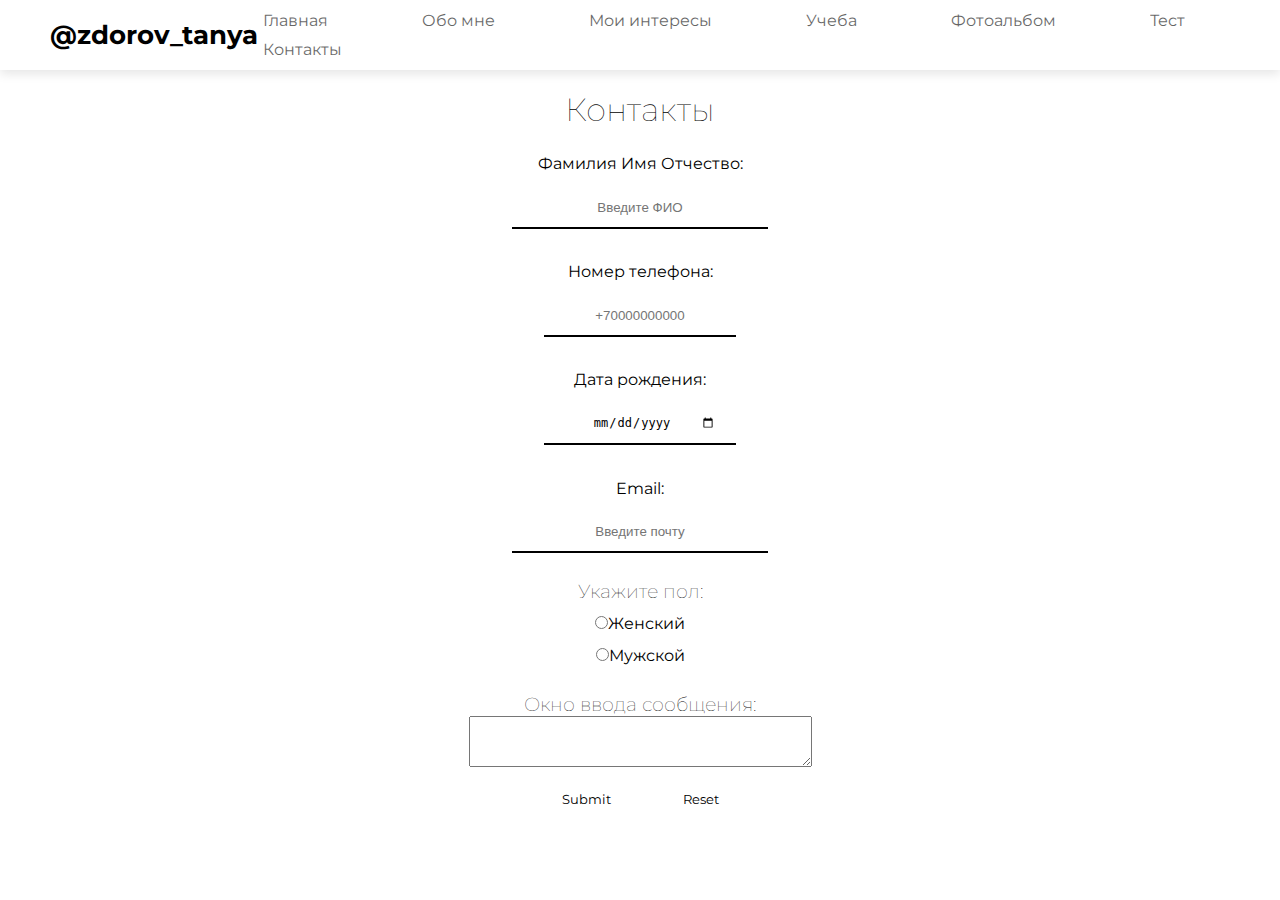
<file: contact.html>
<!DOCTYPE html>
<html lang="en">
<head>
    <meta charset="UTF-8">
    <!-- <link rel="stylesheet" href="libs/bootstrep-grid.min.css"> -->
    <link rel="preconnect" href="https://fonts.googleapis.com">
    <link rel="preconnect" href="https://fonts.gstatic.com" crossorigin>
    <link href="https://fonts.googleapis.com/css2?family=Montserrat:wght@400;700&display=swap" rel="stylesheet">
    <title>Контакты</title>
    <link rel="stylesheet" href="./css/contactstyle.css"> 
    <script src="./js/jscontact.js"></script>
    <link type="image/x-icon" href="./img/men.png" rel="icon">
    
</head>
<body>
    <nav class="navbar">
        <div class="container">
            <a href="#" class="navbar-brand">@zdorov_tanya</a>
            
            <div class="navbar-wrap">
                <ul class="navbar-menu">
                    <li><a href="./index.html">Главная</a></li>
                    <li><a href="./call.html">Обо мне</a></li>
                    <li><a href="./interest.html">Мои интересы</a></li>
                    <li><a href="./study.html">Учеба</a></li>
                    <li><a href="./foto.html">Фотоальбом</a></li>
                    <li><a href="./test.html">Тест</a></li>
                    <li><a href="./contact.html">Контакты</a></li>
                </ul>
            </div>
        </div>
    </nav> 

    <h1>Контакты</h1><br>
        
    <form name = "contact_form" method="post" onsubmit = "return validate_form();" action="mailto:zdorovilo.tanya@mail.ru">

        <p>
            <label for="Username">Фамилия Имя Отчество:</label>
            <input id="Username" type="text" placeholder="Введите ФИО"  name = "contact_name">
        </p><br>

        <p>
            <label for="phone">Номер телефона:</label>
            <input id="phone" type="tel" placeholder="+70000000000" name="phone_num">
        </p><br>

        <label for="bday">Дата рождения:</label>

        <input type="date" id="bday" name="daybirn"
               min="1800-01-01" max="2090-12-31">
        <br><br>

        <p>
            <label for="UserEmail">Email:</label>
            <input id="UserEmail" type="email" name = "email_name" placeholder="Введите почту">
        </p>
        <br>

            <h3>Укажите пол:</h3>

            <p>
                <label for="w"> <input type="radio" id="w" name="pol">Женский</label>
            </p>

            <p>
                <label for="m"><input type="radio" id="m" name="pol">Мужской</label>
            </p>

        <br>

            <h3>Окно ввода сообщения:</h3>

            <textarea name="comment" cols="40" rows="3"></textarea>

        <br>
        <input type="submit">
        <input type="reset">

    </form> 

</body>
</html>
</file>
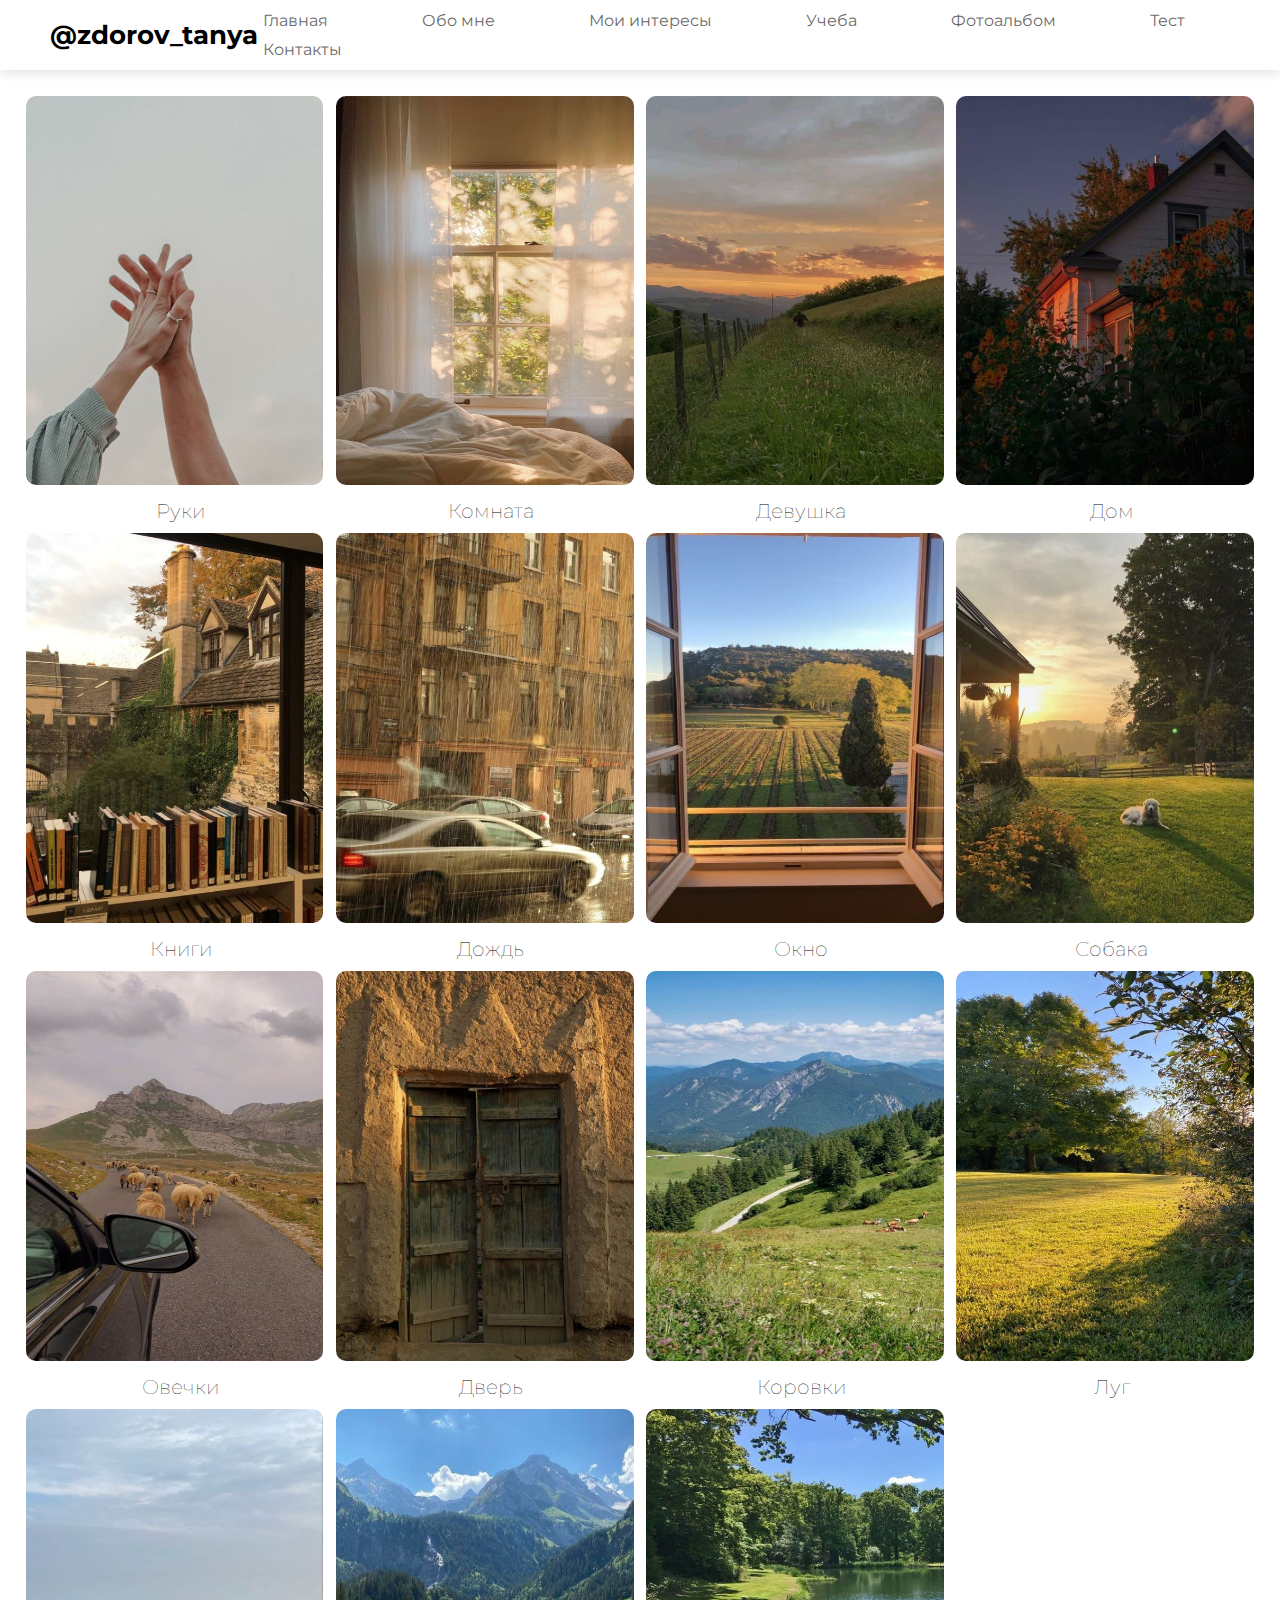
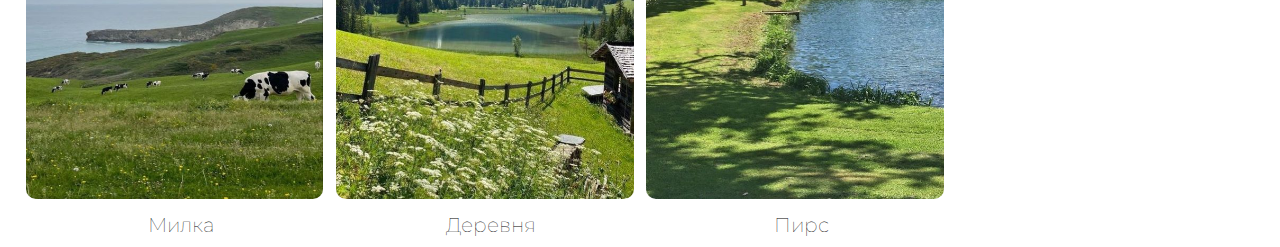
<file: foto.html>
<!DOCTYPE html>
<html lang="en">
<head>
    <title>
        Фото
    </title>
    <meta charset="UTF-8">
    <meta http-equiv="X-UA-Compatible" content="IE=edge">
    <meta name="viewport" content="width=device-width, initial-scale=1.0">

    <link rel="stylesheet" href="./css/fotostyle.css"> 
    <link rel="preconnect" href="https://fonts.googleapis.com">
    <link rel="preconnect" href="https://fonts.gstatic.com" crossorigin>
    <link href="https://fonts.googleapis.com/css2?family=Montserrat:wght@400;700&display=swap" rel="stylesheet">
    <script src="./js/jsfoto.js"></script>
    <link type="image/x-icon" href="./img/ball.png" rel="icon">
    
</head>
<body>
    <nav class="navbar">
        <div class="container">

            <a href="#" class="navbar-brand">@zdorov_tanya</a>
            
            <div class="navbar-wrap">
                <ul class="navbar-menu">
                    <li><a href="./index.html">Главная</a></li>
                    <li><a href="./call.html">Обо мне</a></li>
                    <li><a href="./interest.html">Мои интересы</a></li>
                    <li><a href="./study.html">Учеба</a></li>
                    <li><a href="./foto.html">Фотоальбом</a></li>
                    <li><a href="./test.html">Тест</a></li>
                    <li><a href="./contact.html">Контакты</a></li>
                </ul>
            </div>
        </div>
    </nav> 

    <div class="block">

            <div class="col-md-4">
                                
                <!-- <div class="foto">
                        <img src="./img/heand.jpg" alt="руки" title="какие-то руки" >
                        <h3> Руки </h3>
                </div>

                <div class="foto">

                    <div class="image">
                        <img src="./img/room.jpg" alt="комната" title="комната, выходящая на солнечную сторону">
                    </div>

                    <div class="info">
                        <h3> Комната </h3>
                    </div>

                </div>

                <div class="foto">

                    <div class="image">
                        <img src="./img/girl.jpg" alt="Девушка" title="бежит куда-то">
                    </div>

                    <div class="info">
                        <h3> Девушка </h3>
                    </div>

                </div>

                <div class="foto">

                    <div class="image">
                        <img src="./img/house.jpg" alt="дом" title="ну прям голден ауер">
                    </div>

                    <div class="info">
                        <h3> Дом </h3>
                    </div>

                </div>

                <div class="foto">

                    <div class="image">
                        <img src="./img/book.jpg" alt="книги" title="хотела бы я прочитать столько книг">
                    </div>

                    <div class="info">
                        <h3> Книги </h3>
                    </div>

                </div>

                <div class="foto">

                    <div class="image">
                        <img src="./img/rain.jpg" alt="машина" title="а ведь кто-то только что помыл машину">
                    </div>

                    <div class="info">
                        <h3> Дождь </h3>
                    </div>

                </div>

                <div class="foto">

                    <div class="image">
                        <img src="./img/window.jpg" alt="окно" title="у меня вид на детскую площадку">
                    </div>

                    <div class="info">
                        <h3> Окно </h3>
                    </div>

                </div>

                <div class="foto">

                    <div class="image">
                        <img src="./img/dog.jpg" alt="собака" title="пёсель">
                    </div>

                    <div class="info">
                        <h3> Собака </h3>
                    </div>

                </div>
                                                
                <div class="foto">

                    <div class="image">
                        <img src="./img/sheep.jpg" alt="овечки" title="интересно, о чем думает овечка">
                    </div>

                    <div class="info">
                        <h3> Овечки </h3>
                    </div>

                </div>

                <div class="foto">

                    <div class="image">
                        <img src="./img/dour.jpg" alt="дверь" title="кажется тут нужен капитальный ремонт">
                    </div>

                    <div class="info">
                        <h3> Дверь </h3>
                    </div>

                </div>

                <div class="foto">

                    <div class="image">
                        <img src="./img/cow.jpg" alt="коровки" title="вы коровок видете? а они есть">
                    </div>

                    <div class="info">
                        <h3> Коровки </h3>
                    </div>

                </div>

                <div class="foto">

                    <div class="image">
                        <img src="./img/grass.jpg" alt="луг" title="просто травка">
                    </div>

                    <div class="info">
                        <h3> Луг </h3>
                    </div>

                </div>

                <div class="foto">

                    <div class="image">
                        <img src="./img/milka.jpg" alt="милка" title="в день корова может давать до 20 литров молока">
                    </div>

                    <div class="info">
                        <h3> Милка </h3>
                    </div>

                </div>

                <div class="foto">

                    <div class="image">
                        <img src="./img/wilage.jpg" alt="деревня" title="неплохое место для отдыха">
                    </div>

                    <div class="info">
                        <h3> Деревня </h3>
                    </div>

                </div>

                <div class="foto">

                    <div class="image">
                        <img src="./img/pirs.jpg" alt="пирс" title="я не умею плавать">
                    </div>

                    <div class="info">
                        <h3> Пирс </h3>
                    </div>

                </div> -->

            </div>

    </div>

</body>
</html>
</file>
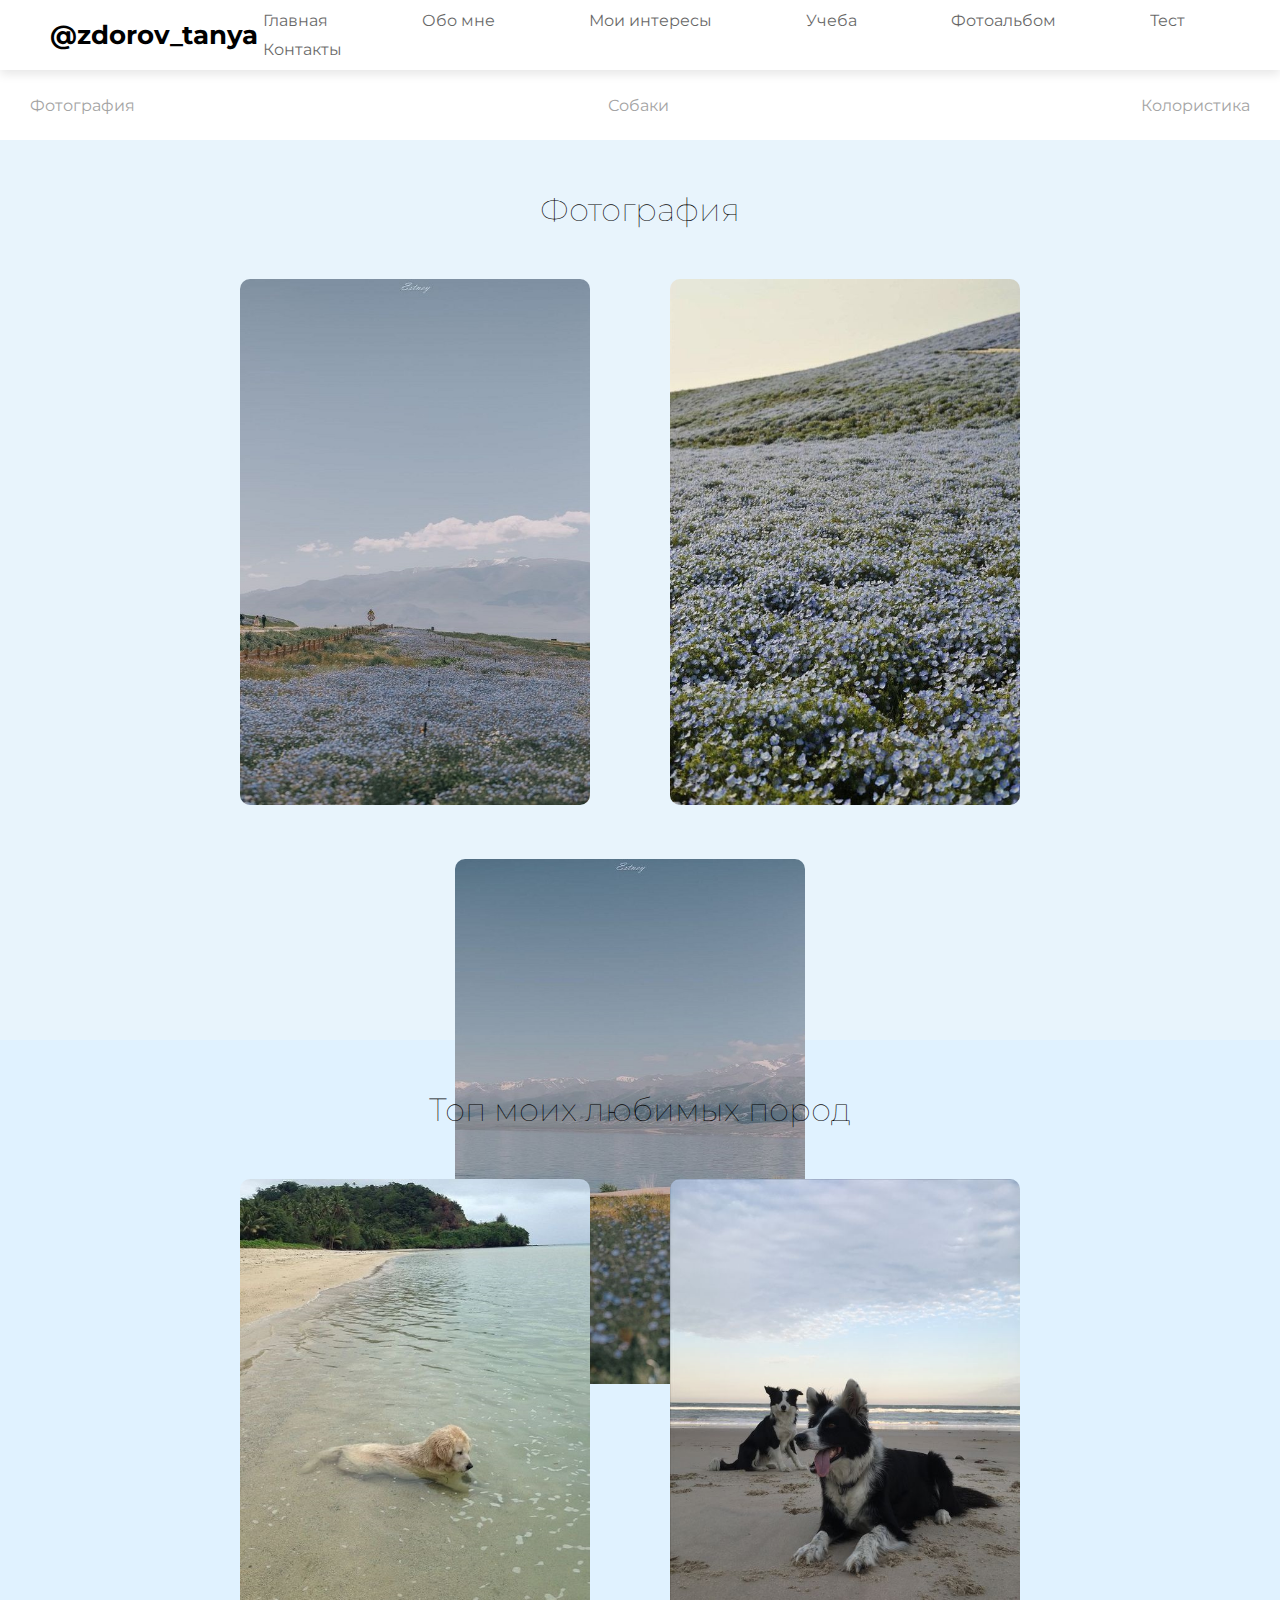
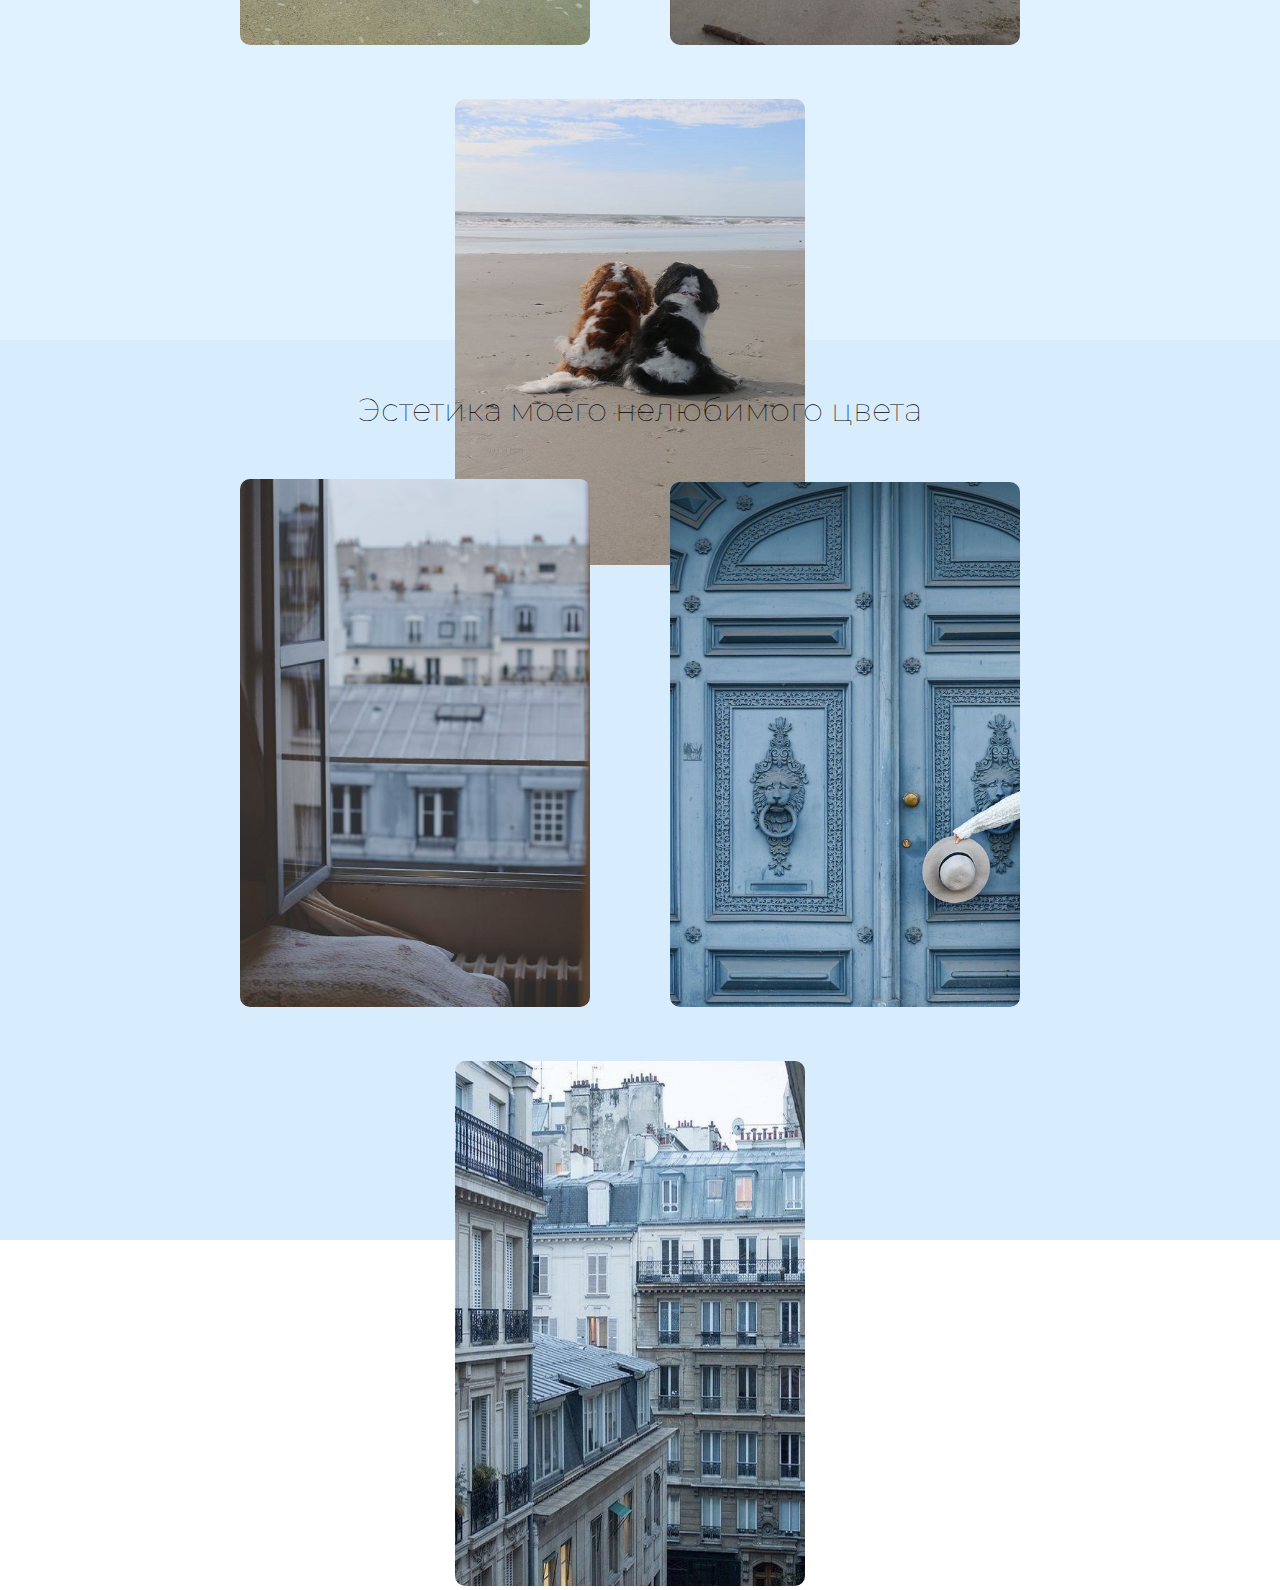
<file: interest.html>
<!DOCTYPE html>
<html lang="en">
<head>
    <title> 
        Интересы
    </title>
    <meta charset="UTF-8">
    <meta http-equiv="X-UA-Compatible" content="IE=edge">
    <meta name="viewport" content="width=device-width, initial-scale=1.0">

        <!-- <link rel="stylesheet" href="libs/bootstrep-grid.min.css"> -->
        <link rel="preconnect" href="https://fonts.googleapis.com">
        <link rel="preconnect" href="https://fonts.gstatic.com" crossorigin>
        <link href="https://fonts.googleapis.com/css2?family=Montserrat:wght@400;700&display=swap" rel="stylesheet">
        <link rel="stylesheet" href="./css/intereststyle.css"> 
        
        <link type="image/x-icon" href="./img/dogswim.png" rel="icon">
</head>
<body>
    <nav class="navbar">
        <div class="container">
            <a href="#" class="navbar-brand">@zdorov_tanya</a>

            <div class="navbar-wrap">
                <ul class="navbar-menu">
                    <li><a href="./index.html">Главная</a></li>
                    <li><a href="./call.html">Обо мне</a></li>
                    <li><a href="./interest.html">Мои интересы</a></li>
                    <li><a href="./study.html">Учеба</a></li>
                    <li><a href="./foto.html">Фотоальбом</a></li>
                    <li><a href="./test.html">Тест</a></li>
                    <li><a href="./contact.html">Контакты</a></li>
                </ul>
            </div>
        </div>
    </nav> 
    
    <!-- <style>
        a {text-decoration: none;
        color:rgb(0164, 164, 164);}
    </style> -->

    <nav class="kor">
        <a href="#sec1">Фотография</a>
        <a href="#sec2">Собаки</a>
        <a href="#sec3">Колористика</a>
    </nav>

    <section id="sec1">
        <h1>
            Фотография
        </h1>


        <!-- <div class="foto1">
            <img src="./img/fh2.jpg" alt="">
            <img src="./img/fh1.jpg" alt="">
            <img src="./img/fh3.jpg" alt="">
        </div> -->
        
    </section>

    <section id="sec2">
        <h1>
            Топ моих любимых пород
        </h1>


        <!-- <div class="foto1">
            <img src="./img/Dog1.jpg" alt="">
            <img src="./img/dog2.jpg" alt="">
            <img src="./img/dog3.jpg" alt="">
        </div> -->
    </section>

    <section id="sec3">
        <h1>
            Эстетика моего нелюбимого цвета
        </h1>


        <!-- <div class="foto1">
            <img src="./img/color1.jpg" alt="">
            <img src="./img/color2.jpg" alt="">
            <img src="./img/color3.jpg" alt="">
        </div> -->
    </section>
    <script src="./js/jsinteres.js"></script>
</body>
</html>
</file>
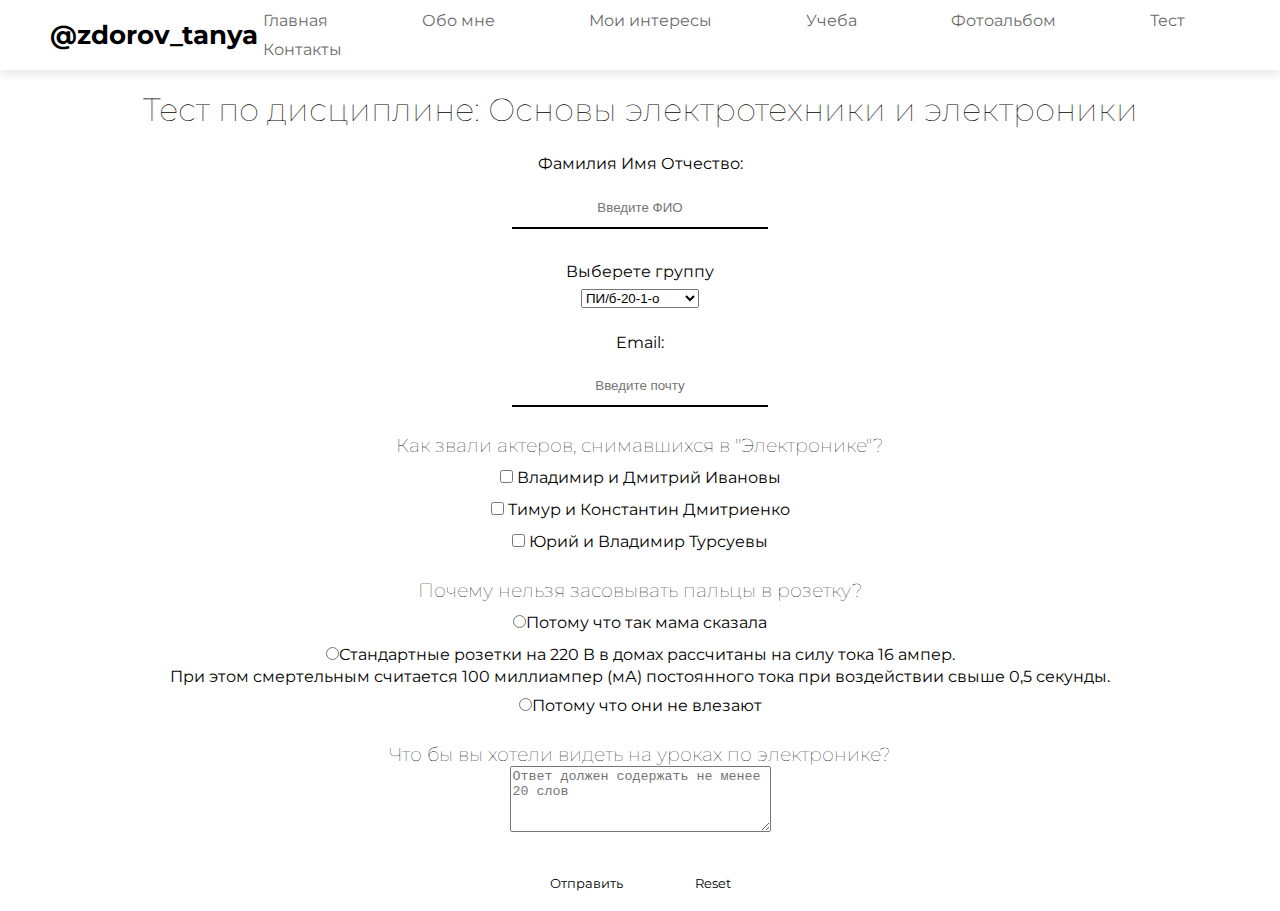
<file: test.html>
<!DOCTYPE html>
<html lang="ru">
    <head>
        <meta charset="UTF-8">
        <!-- <link rel="stylesheet" href="libs/bootstrep-grid.min.css"> -->
        <link rel="preconnect" href="https://fonts.googleapis.com">
        <link rel="preconnect" href="https://fonts.gstatic.com" crossorigin>
        <link href="https://fonts.googleapis.com/css2?family=Montserrat:wght@400;700&display=swap" rel="stylesheet">
        <title>Тест</title>
        <link rel="stylesheet" href="./css/teststyle.css"> 
        <script src="./js/jstest.js"></script>
        <link type="image/x-icon" href="./img/bite.png" rel="icon">

    </head>    
    
    <body>
        <nav class="navbar">
            <div class="container">
                <a href="#" class="navbar-brand">@zdorov_tanya</a>
                
                <div class="navbar-wrap">
                    <ul class="navbar-menu">
                        <li><a href="./index.html">Главная</a></li>
                        <li><a href="./call.html">Обо мне</a></li>
                        <li><a href="./interest.html">Мои интересы</a></li>
                        <li><a href="./study.html">Учеба</a></li>
                        <li><a href="./foto.html">Фотоальбом</a></li>
                        <li><a href="./test.html">Тест</a></li>
                        <li><a href="./contact.html">Контакты</a></li>
                    </ul>
                </div>
            </div>
        </nav>  
        
        <h1> Тест по дисциплине: Основы электротехники и электроники</h1><br>
        
        <form name = "contact_form" method="post" onsubmit = "return validate_form();" action = "mailto:zdorovilo.tanya@mail.ru">

            <p>
                <label for="Username">Фамилия Имя Отчество:</label>
                <input id="Username" type="text" name = "contact_name" placeholder="Введите ФИО">
            </p><br>

            <label for="select-group">Выберете группу</label>
            <select id="select-group" name = "check_name">
                <optgroup label="5-й этаж">
                    <option value="IS">ИС/б-20-1-о</option>
                    <option value="PI" selected>ПИ/б-20-1-о</option>
                </optgroup>

                <optgroup label="4-й этаж">
                    <option value="YTS">УТС/б-20-1-о</option>
                    <option value="IVT">ИВТ/б-20-1-о</option>
                </optgroup>
                
            </select>
            <br><br>

            <p>
                <label for="UserEmail">Email:</label>
                <input id="UserEmail" type="email" name = "email_name" placeholder="Введите почту">
            </p>
            <br>

            
                <h3>Как звали актеров, снимавшихся в "Электронике"?</h3>

                <p>
                    <label>
                        <input type="checkbox" id="vd" name="brothers">
                        Владимир и Дмитрий Ивановы
                    </label>
                </p>

                <p>
                    <label>
                        <input type="checkbox" id="tk" name="brothers">
                        Тимур и Константин Дмитриенко
                    </label>
                </p>

                <p>
                    <label>
                        <input type="checkbox" id="io" name="brothers">
                        Юрий и Владимир Турсуевы
                    </label>
                </p>

            
            <br>

            <div>
                <h3>Почему нельзя засовывать пальцы в розетку?</h3>

                <div>
                    <label for="mother"><input type="radio" id="mother" name="rozetka">Потому что так мама сказала</label>
                </div>

                <div>
                    <label for="volt"><input type="radio" id="volt" name="rozetka">Стандартные розетки на 220 В в домах рассчитаны на силу тока 16 ампер. <br>
                        При этом смертельным считается 100 миллиампер (мА) постоянного тока при воздействии свыше 0,5 секунды.</label>
                </div>

                <div>
                    <!-- <input type="radio" id="heand" name="rozetka"> -->
                    <label for="heand"><input type="radio" id="heand" name="rozetka">Потому что они не влезают</label>
                </div>

            </div>
            <br>

            <div>
                <h3>Что бы вы хотели видеть на уроках по электронике?</h3>

                <!-- <input type="text" size="5" id="word_amount" readonly /> -->

                <textarea id = "word_amount" name="comment" cols="30" rows="4" maxlength="1000" placeholder="Ответ должен содержать не менее 20 слов" onchange="countWords(this);"></textarea> 
            </div>

            <br>
            <input type="submit" name="send" value = "Отправить">
            <input type="reset">

        </form> 

    </body>

</html>
</file>
<file: css/contactstyle.css>
*, *:before, *:after {
    box-sizing: border-box;
}
  
body, h1, h2, h3, h4, h5, h6, p, ol, ul {
    margin: 0;
    padding: 0;
}
  
ol, ul {
    list-style: none;
}
  
img {
    max-width: 100%;
}

body {
    font-family: 'Montserrat', sans-serif;
    
}

.navbar{
    width: 100%;
    height: 70px;
    box-shadow: 0 4px 10px rgba(0, 0, 0, .1);
}

.navbar .container {
    height: inherit;
    display: flex;
    justify-content: space-between;
    align-items: center;
} 

.navbar-menu li {
    display: inline-block;
    padding-right: 80px;
}

.navbar-menu li a {
    display: inline-block;
    color: black;
    opacity: 0.6;
    text-decoration: none;
    padding: 5px;
    transition: all .07s ease-in-out;
}
.navbar-menu li a:hover {
    opacity: 1;
}
.navbar-brand {
    padding-left: 50px;

    font-weight: 700;
    font-size: 26px;
    text-decoration: none;
    color: black;
}

h1{
    margin-top: 20px;
    font-weight: lighter;
    text-align: center;
}

h3{
    font-weight: lighter;  
}

label {
    display: block;
    
}

input,
label {
    margin: .4rem 0;
}

input:autofill {
    box-shadow: inset 0 0 0 100vmax white;
}

input:-webkit-autofill {
    box-shadow: inset 0 0 0 100vmax white;
}

form{
    text-align: center;
}

input[type=text] {
    width: 20%;
    padding: 12px 20px;
    margin: 8px 0;
    box-sizing: border-box;
    border: none;
    border-bottom: 2px solid black;
    text-align: center;
}

input[type=text]:focus {
    border: 1px solid black;
    border-radius: 10px;
    text-align: center;
}

input[type=text]:hover {
    background-color: rgb(246, 250, 255);
    border-radius: 10px;
    transition-duration: 0.3s;
}

input[type=tel] {
    width: 15%;
    padding: 12px 20px;
    margin: 8px 0;
    box-sizing: border-box;
    border: none;
    border-bottom: 2px solid rgb(0, 0, 0);
    text-align: center;
}

input[type=tel]:focus {
    border: 1px solid;
    border-radius: 10px;
    text-align: center;
}

input[type=tel]:hover {
    background-color: rgb(246, 250, 255);
    border-radius: 10px;
    transition-duration: 0.3s;
}

input[type=date] {
    width: 15%;
    padding: 12px 20px;
    margin: 8px 0;
    box-sizing: border-box;
    border: none;
    border-bottom: 2px solid black;
    font-size: small;
    text-align: center;
}

input[type=date]:focus {
    border: 1px solid;
    border-radius: 10px;
}

input[type=date]:hover {
    background-color: rgb(246, 250, 255);
    border-radius: 10px;
    transition-duration: 0.3s;
}

input[type=email] {
    width: 20%;
    padding: 12px 20px;
    margin: 8px 0;
    box-sizing: border-box;
    border: none;
    border-bottom: 2px solid black;
    text-align: center;
}

input[type=email]:focus {
    border: 1px solid;
    border-radius: 10px;
    text-align: center;
}

input[type=email]:hover {
    background-color: rgb(246, 250, 255);
    border-radius: 10px;
    transition-duration: 0.3s;
}

input[type=submit]{
    background-color: white;
    border: none;
    color: black;
    padding: 16px 32px;
    text-decoration: none;
    margin: 4px 2px;
    cursor: pointer;
    font-family: 'Montserrat', sans-serif;
}

input[type=submit]:hover {
    background-color: rgb(246, 250, 255);
    border-radius: 20px;
    transition-duration: 0.3s;
}

input[type=reset]{
    background-color: white;
    border: none;
    color: black;
    padding: 16px 32px;
    text-decoration: none;
    margin: 4px 2px;
    cursor: pointer;
    font-family: 'Montserrat', sans-serif;
}

input[type=reset]:hover {
    background-color: rgb(246, 250, 255);
    border-radius: 20px;
    transition-duration: 0.3s;
}
</file>
<file: css/fotostyle.css>
*, *:before, *:after {
    box-sizing: border-box;
}
  
body, h1, h2, h3, h4, h5, h6, p, ol, ul {
    margin: 0;
    padding: 0;
}
  
ol, ul {
    list-style: none;
}
  
img {
    max-width: 100%;
}

body {
    font-family: 'Montserrat', sans-serif;
}

.navbar{
    width: 100%;
    height: 70px;
    box-shadow: 0 4px 10px rgba(0, 0, 0, .1);
}

.navbar .container {
    height: inherit;
    display: flex;
    justify-content: space-between;
    align-items: center;
} 

.navbar-menu li {
    display: inline-block;
    padding-right: 80px;
}

.navbar-menu li a {
    display: inline-block;
    color: black;
    opacity: 0.6;
    text-decoration: none;
    padding: 5px;
    transition: all .07s ease-in-out;
}
.navbar-menu li a:hover {
    opacity: 1;
}
.navbar-brand {
    padding-left: 50px;
    font-weight: 700;
    font-size: 26px;
    text-decoration: none;
    color: black;
}


.col-md-4{
    align-items: center;
    width: 101%;
    margin: 2%;
}

.foto {
    align-items: center;
    float: left;
    width: 24%;
}


.foto img{
    object-fit: cover;
    border-radius: 10px;
    width: 96%;
}


.foto h3{
    font-weight:lighter;
    font-size: 20px;
    text-decoration: none;
    text-align: center;
    margin-top: 10px;
    margin-bottom: 10px;
}
</file>
<file: css/intereststyle.css>
*, *:before, *:after {
    box-sizing: border-box;
}
  
body, h1, h2, h3, h4, h5, h6, p, ol, ul {
    margin: 0;
    padding: 0;
}
  
ol, ul {
    list-style: none;
}
  
img {
    max-width: 100%;
}

body {
    font-family: 'Montserrat', sans-serif;
}

.navbar{
    width: 100%;
    height: 70px;
    box-shadow: 0 4px 10px rgba(0, 0, 0, .1);
}

.navbar .container {
    height: inherit;
    display: flex;
    justify-content: space-between;
    align-items: center;
} 

.navbar-menu li {
    display: inline-block;
    padding-right: 80px;
}

.navbar-menu li a {
    display: inline-block;
    color: black;
    opacity: 0.6;
    text-decoration: none;
    padding: 5px;
    transition: all .07s ease-in-out;
}
.navbar-menu li a:hover {
    opacity: 1;
}
.navbar-brand {
    padding-left: 50px;
    font-weight: 700;
    font-size: 26px;
    text-decoration: none;
    color: black;
}


.kor{
    width: 100%;
    height: 70px;
    
    display: flex;
    justify-content: space-between;
    align-items: center;
    padding: 30px;
}

.section {
    overflow: hidden;
    margin: 0;
    padding: 0;
}

#sec1{
    background-color: rgb(232, 244, 252);
    height:100vh;
    display: block;
    text-align: center;
    padding-top: 30px;
}

#sec1 h1{
    margin-top: 20px;
    font-weight: lighter;
}

.foto1 img{
    border-radius: 10px 10px 10px 10px;
    margin: auto;
    width: 350px;
    margin-top: 50px;
    margin-right: 50px;
    margin-left: 30px;
}

#sec2{
    background-color: rgb(224, 242, 255);
    height:100vh;
    display: block;
    text-align: center;
    padding-top: 30px;
}

#sec2 h1{
    margin-top: 20px;
    font-weight: lighter;
}

#sec3 {
    background-color:rgb(215, 236, 253);
    height:100vh;
    display: block;
    text-align: center;
    padding-top: 30px;
}

#sec3 h1{
    margin-top: 20px;
    font-weight: lighter;
}

a{
    text-decoration: none;
    color:rgb(0164, 164, 164);
}
</file>
<file: css/teststyle.css>
*, *:before, *:after {
    box-sizing: border-box;
}
  
body, h1, h2, h3, h4, h5, h6, p, ol, ul {
    margin: 0;
    padding: 0;
}
  
ol, ul {
    list-style: none;
}
  
img {
    max-width: 100%;
}

body {
    font-family: 'Montserrat', sans-serif;
}

.navbar{
    width: 100%;
    height: 70px;
    box-shadow: 0 4px 10px rgba(0, 0, 0, .1);
}

.navbar .container {
    height: inherit;
    display: flex;
    justify-content: space-between;
    align-items: center;
} 

.navbar-menu li {
    display: inline-block;
    padding-right: 80px;
}

.navbar-menu li a {
    display: inline-block;
    color: black;
    opacity: 0.6;
    text-decoration: none;
    padding: 5px;
    transition: all .07s ease-in-out;
}
.navbar-menu li a:hover {
    opacity: 1;
}
.navbar-brand {
    padding-left: 50px;

    font-weight: 700;
    font-size: 26px;
    text-decoration: none;
    color: black;
}

h1{
    margin-top: 20px;
    font-weight: lighter;
    text-align: center;
}

h3{
    font-weight: lighter;  
}

label {
    display: block;
    
}

input,
label {
    margin: .4rem 0;
}

form{
    text-align: center;
}

input:autofill {
    box-shadow: inset 0 0 0 100vmax white;
}

input:-webkit-autofill {
    box-shadow: inset 0 0 0 100vmax white;
}

input[type=text] {
    width: 20%;
    padding: 12px 20px;
    margin: 8px 0;
    box-sizing: border-box;
    border: none;
    border-bottom: 2px solid black;
    text-align: center;
}

input[type=text]:focus {
    border: 1px solid black;
    border-radius: 10px;
    text-align: center;
}

input[type=text]:hover {
    background-color: rgb(246, 250, 255);
    border-radius: 10px;
    transition-duration: 0.3s;
}

input[type=email] {
    width: 20%;
    padding: 12px 20px;
    margin: 8px 0;
    box-sizing: border-box;
    border: none;
    border-bottom: 2px solid black;
    text-align: center;
}

input[type=email]:focus {
    border: 1px solid;
    border-radius: 10px;
    text-align: center;
}

input[type=email]:hover {
    background-color: rgb(246, 250, 255);
    border-radius: 10px;
    transition-duration: 0.3s;
}

input[type=submit]{
    background-color: white;
    border: none;
    color: black;
    padding: 16px 32px;
    text-decoration: none;
    margin: 4px 2px;
    cursor: pointer;
    font-family: 'Montserrat', sans-serif;
}

input[type=submit]:hover {
    background-color: rgb(246, 250, 255);
    border-radius: 20px;
    transition-duration: 0.3s;
}

input[type=reset]{
    background-color: white;
    border: none;
    color: black;
    padding: 16px 32px;
    text-decoration: none;
    margin: 4px 2px;
    cursor: pointer;
    font-family: 'Montserrat', sans-serif;
}

input[type=reset]:hover {
    background-color: rgb(246, 250, 255);
    border-radius: 20px;
    transition-duration: 0.3s;
}
</file>
